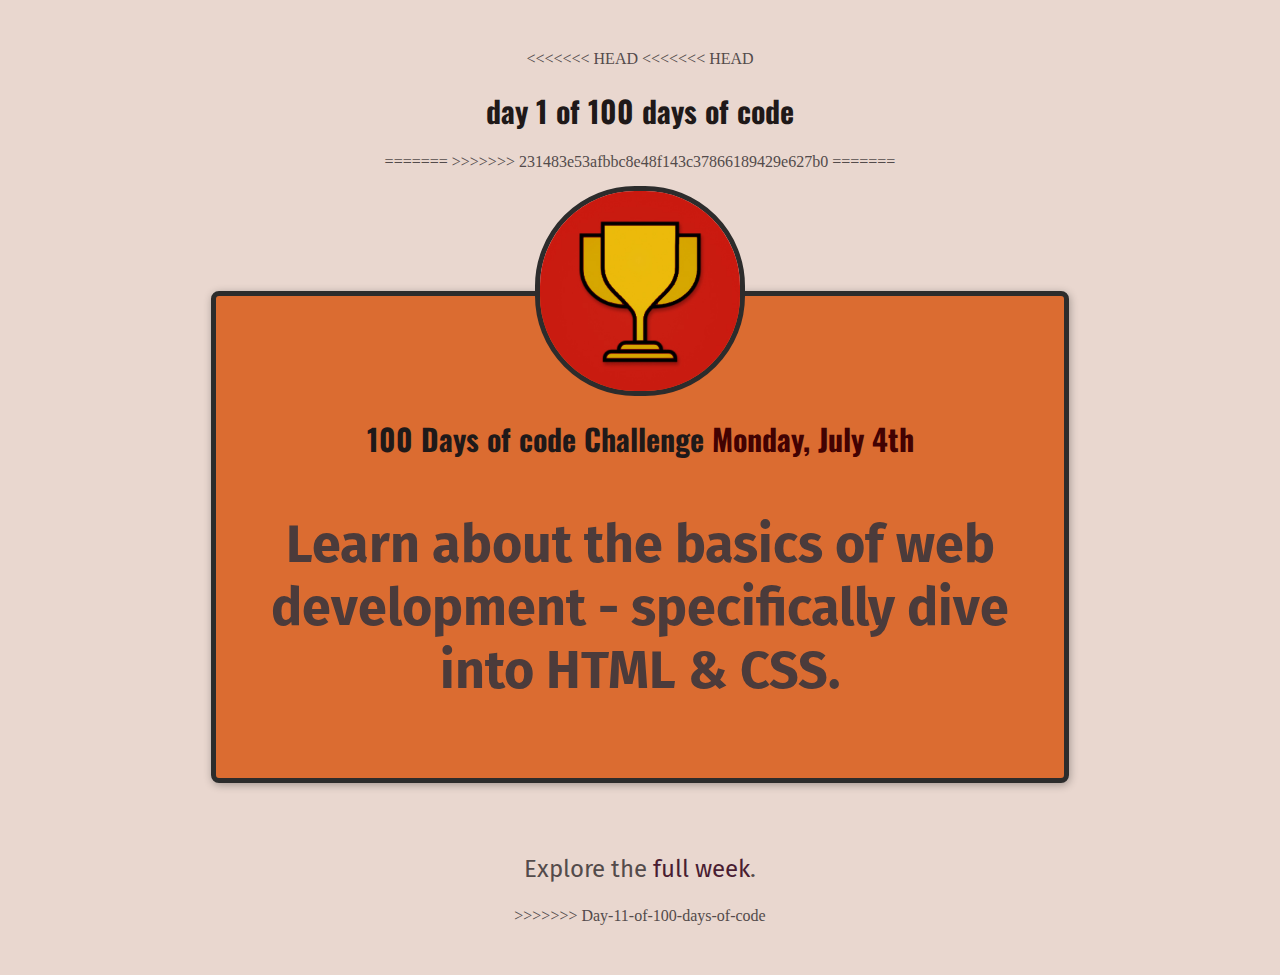
<file: index.html>
<<<<<<< HEAD
<<<<<<< HEAD <h1>day 1 of 100 days of code </h1>
    =======

    >>>>>>> 231483e53afbbc8e48f143c37866189429e627b0
=======
<!DOCTYPE html>
<html lang="en">

<head>
    <meta charset="UTF-8" />
    <link rel="preconnect" href="https://fonts.gstatic.com" />
    <link href="https://fonts.googleapis.com/css2?family=Fira+Sans:wght@400;700&family=Oswald:wght@700&display=swap"
        rel="stylesheet" />
    <link href="styles/shared.css" rel="stylesheet" />
    <link href="styles/daily-challenge.css" rel="stylesheet" />
    <title>My Daily Challenge</title>
</head>

<body>
    <main>
        <img src="images/challenges-trophy.jpg" alt="A trophy" />
        <h1>100 Days of code Challenge <span>Monday, July 4th</span></h1>
        <p id="todays-challenge">
            Learn about the basics of web development - specifically dive into HTML &
            CSS.
        </p>
    </main>
    <footer>
        <p>Explore the <a href="full-week.html">full week</a>.</p>
    </footer>
</body>

</html>
>>>>>>> Day-11-of-100-days-of-code
</file>
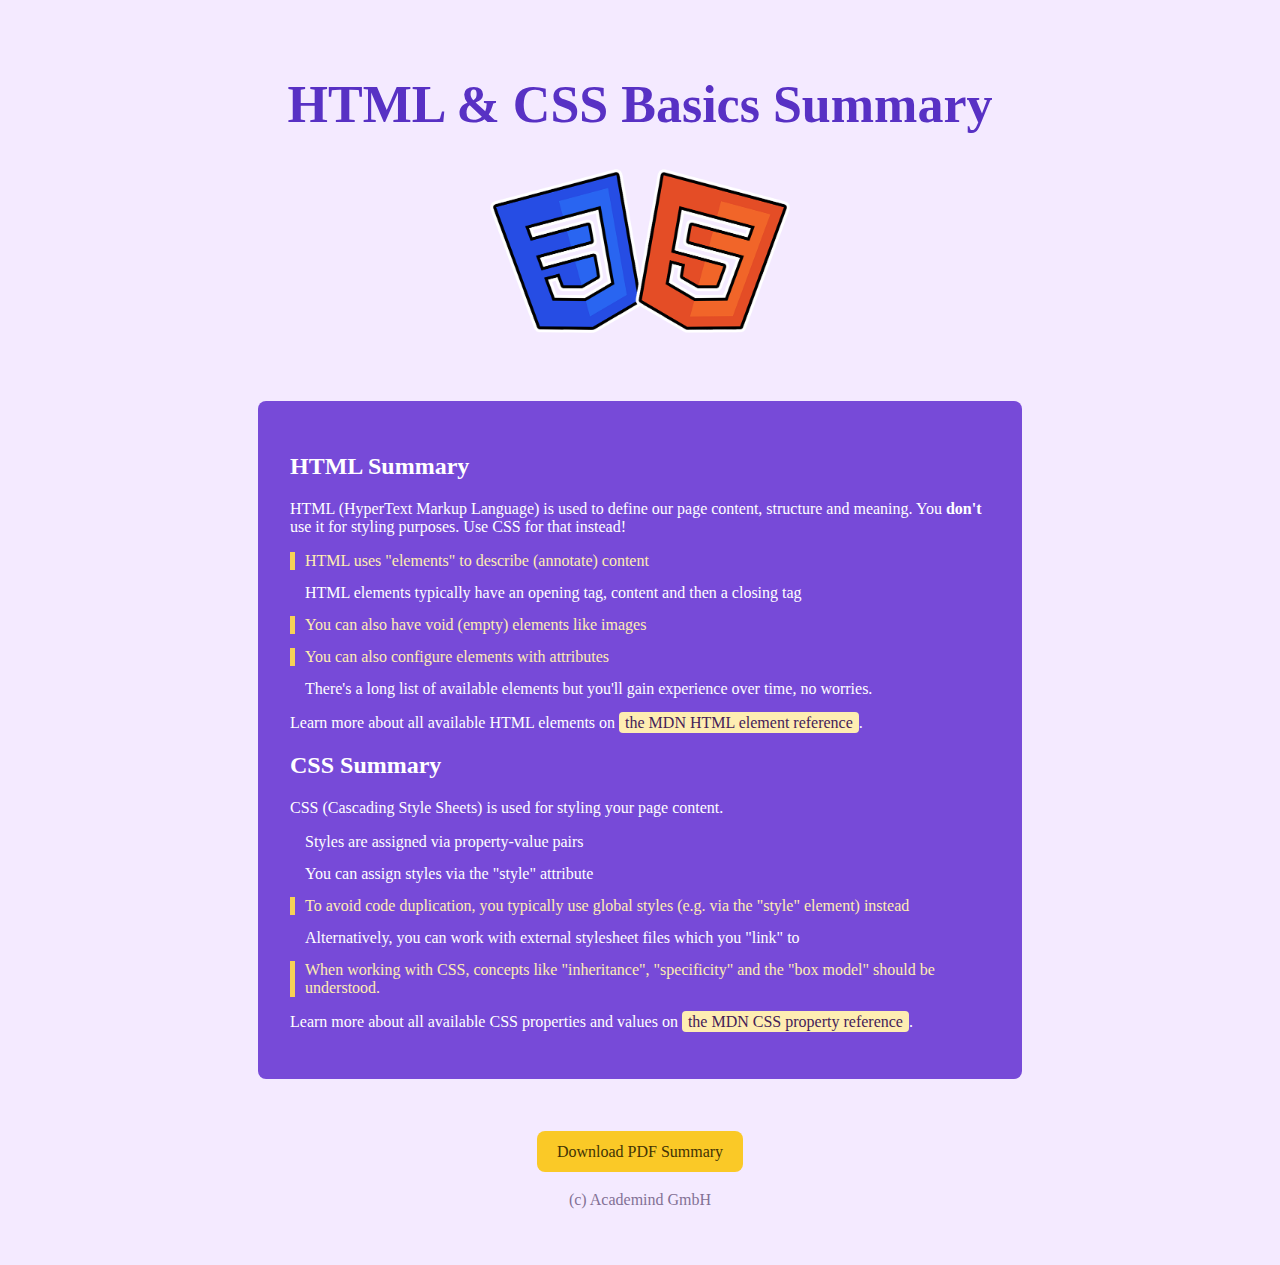
<file: challange/index.html>
<!DOCTYPE html>
<html lang="en">

<head>
    <meta charset="UTF-8">
    <meta http-equiv="X-UA-Compatible" content="IE=edge">
    <meta name="viewport" content="width=device-width, initial-scale=1.0">
    <title>Day 9 Challenge</title>
    <link rel="stylesheet" href="/challange/css/style.css">
</head>

<body>
    <header>
        <h1>HTML & CSS Basics Summary</h1>
        <img src="images/html-css.png" alt="html-css-photo" id="html-css-img">
    </header>
    <main>
        <h2>HTML Summary</h2>
        <p>
            HTML (HyperText Markup Language) is used to define our page content,
            structure and meaning. You <span class="highlight">don't</span> use it for styling purposes. Use CSS
            for that instead!
        </p>
        <ul id="html-list">
            <li class="extra-important">HTML uses "elements" to describe (annotate) content</li>
            <li>
                HTML elements typically have an opening tag, content and then a
                closing tag
            </li>
            <li class="extra-important">You can also have void (empty) elements like images</li>
            <li class="extra-important">You can also configure elements with attributes</li>
            <li>
                There's a long list of available elements but you'll gain experience
                over time, no worries.
            </li>
        </ul>
        <p>
            Learn more about all available HTML elements on
            <a href="https://developer.mozilla.org/en-US/docs/Web/HTML/Element">the MDN HTML element reference</a>.
        </p>
        <h2>CSS Summary</h2>
        <p>CSS (Cascading Style Sheets) is used for styling your page content.</p>
        <ul id="css-list">
            <li>Styles are assigned via property-value pairs</li>
            <li>You can assign styles via the "style" attribute</li>
            <li class="extra-important">
                To avoid code duplication, you typically use global styles (e.g. via
                the "style" element) instead
            </li>
            <li>
                Alternatively, you can work with external stylesheet files which you
                "link" to
            </li>
            <li class="extra-important">
                When working with CSS, concepts like "inheritance", "specificity" and
                the "box model" should be understood.
            </li>
        </ul>
        <p>
            Learn more about all available CSS properties and values on
            <a href="https://developer.mozilla.org/en-US/docs/Web/CSS/Reference">the MDN CSS property reference</a>.
        </p>
    </main>
    <footer>
        <a href="html-css-basics-summary.pdf" target="_blank">Download PDF Summary</a>
        <p>(c) Academind GmbH</p>
        <!-- webSite deployed -->
    </footer>
</body>

</html>
</file>
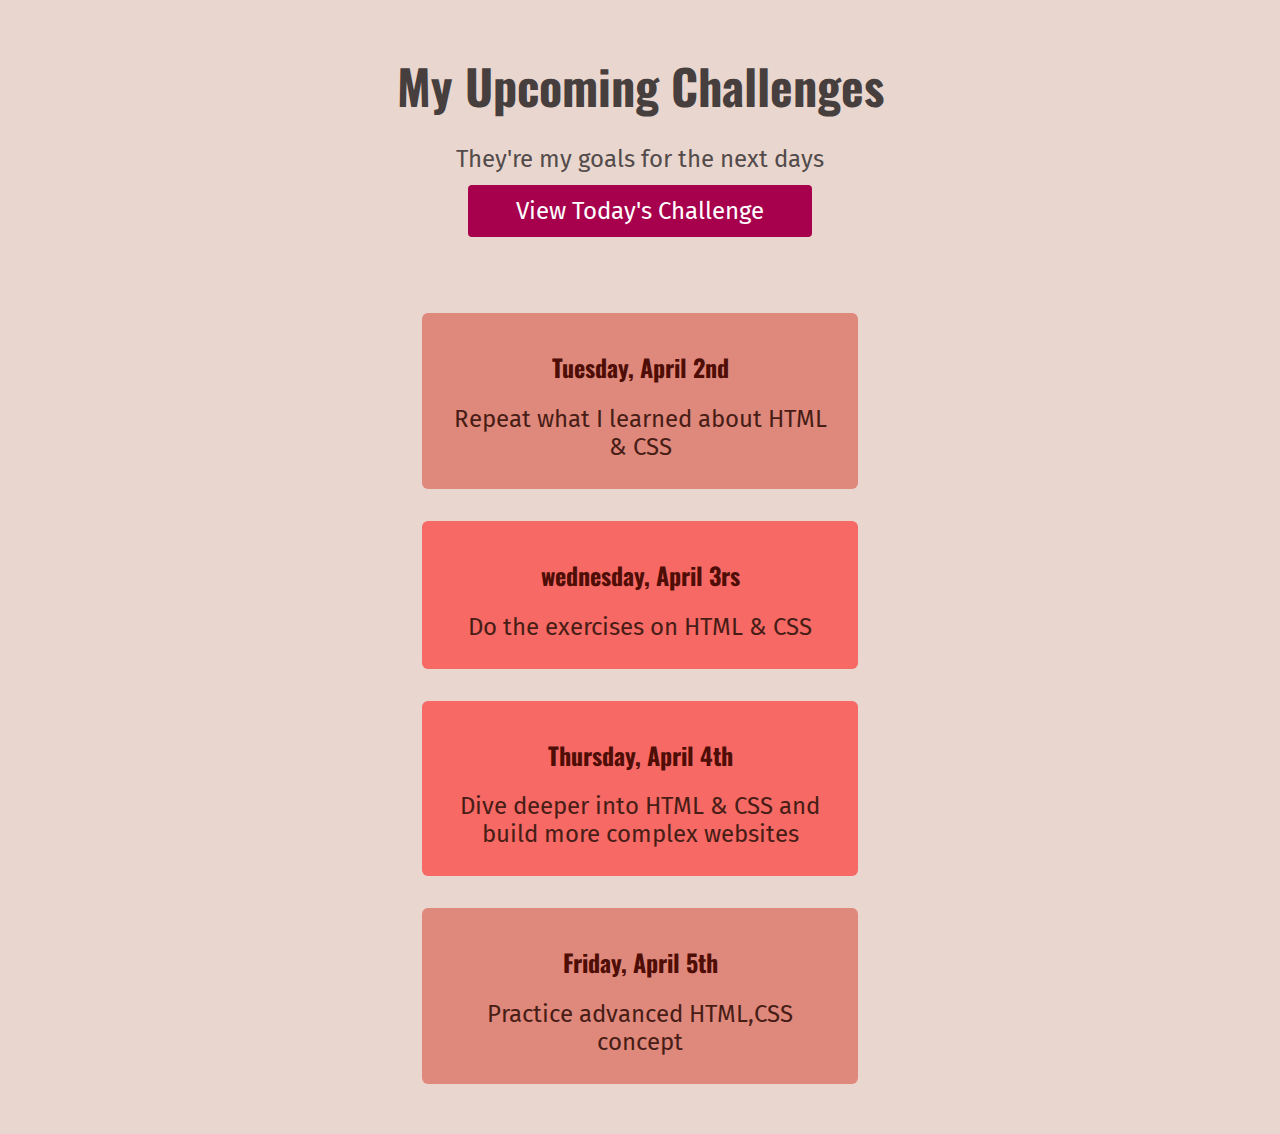
<file: full-week.html>
<!DOCTYPE html>
<html lang="en">

<head>
  <meta charset="UTF-8" />
  <title>My Upcoming Challenges</title>
  <link rel="preconnect" href="https://fonts.gstatic.com" />
  <link href="https://fonts.googleapis.com/css2?family=Fira+Sans:wght@400;700&family=Oswald:wght@700&display=swap"
    rel="stylesheet" />
  <link href="styles/shared.css" rel="stylesheet" />
  <link href="styles/full-week.css" rel="stylesheet" />
</head>

<body>
  <header>
    <h1>My Upcoming Challenges</h1>
    <p id="description">They're my goals for the next days </p>
    <a href="index.html">View Today's Challenge</a>
  </header>
  <main>
    <ol>
      <li>
        <h2>Tuesday, April 2nd</h2>
        <p>Repeat what I learned about HTML & CSS</p>
      </li>
      <li class="highlight-goal ">
        <h2>wednesday, April 3rs</h2>
        <p>Do the exercises on HTML & CSS</p>
      </li>
      <li class="highlight-goal ">
        <h2>Thursday, April 4th</h2>
        <p>Dive deeper into HTML & CSS and build more complex websites</p>
      </li>
      <li>
        <h2>Friday, April 5th</h2>
        <p>Practice advanced HTML,CSS concept</p>
      </li>
    </ol>
  </main>
</body>

</html>
</file>
<file: styles/shared.css>
body {
  background-color: rgb(233, 215, 207);
  text-align: center;
  color: rgb(83, 75, 75);
  margin: 50px;
}

h1 {
  font-family: 'Oswald', sans-serif;
}

p {
  font-family: 'Fira Sans', sans-serif;
  font-size: 24px;
}

a {
  font-family: 'Fira Sans', sans-serif;
  text-decoration: none;
  color: rgb(167, 1, 78);
}

a:hover {
  text-decoration: underline;
}
</file>
<file: styles/daily-challenge.css>
main {
  width: 800px;
  margin: 120px auto 72px auto;
  background-color: rgb(219, 108, 49);
  padding: 24px;
  border: 5px solid rgb(44, 44, 44);
  border-radius: 8px;
  box-shadow: 1px 2px 8px rgba(0, 0, 0, 0.3);
}

img {
  width: 200px;
  height: 200px;
  border-radius: 100px;
  border: 5px solid rgb(44, 44, 44);
  margin-top: -134px;
}

h1 {
  font-size: 30px;
  color: rgb(31, 25, 25);
}

span {
  color: rgb(66, 2, 2);
}

a {
  color: rgb(73, 29, 50);
}

#todays-challenge {
  color: rgb(75, 59, 59);
  font-weight: bold;
  font-size: 52px;
}
</file>
<file: challange/css/style.css>
body {
    background-color: rgb(244, 234, 255);

}

header,
footer {
    text-align: center;
    padding: 32px;
}

h1 {
    color: rgb(88, 49, 196);
    font-weight: bold;
    font-size: 52px;
}

#html-css-img {
    width: 300px;
}

ul {
    margin: 0;
    padding: 0;
    list-style: none;
}

ul li {
    margin: 14px 0;
    padding-left: 10px;
    border-left: 5px solid transparent;
}

main {
    background-color: #774AD8;
    margin: 32px auto;
    width: 700px;
    border-radius: 8px;
    padding: 32px;
    color: white;
}

a {
    text-decoration: none;
    background-color: #FEEDB2;
    color: #442157;
    padding: 2px 6px;
    border-radius: 4px;

}


.extra-important {
    color: rgb(255, 237, 177);
    border-color: rgb(247, 209, 85);
}

.highlight {
    font-weight: bold;
}

footer p {
    color: rgb(131, 113, 149);
    margin-top: 30px;
}

footer a {
    padding: 12px 20px;
    border-radius: 8px;
    background-color: rgb(250, 201, 39);
    color: rgb(66, 51, 4);

}

footer a:hover,
footer a:active,
a:hover,
a:active {
    background-color: rgb(255, 186, 58);
}
</file>
<file: styles/full-week.css>
header {
  margin-bottom: 64px;
}

h1 {
  font-size: 48px;
  color: rgb(71, 62, 62);
  margin: 12px 0;
}

#description {
  margin-bottom: 0px;
}

a {
  padding: 12px 48px;
  background-color: rgb(167, 1, 78);
  color: white;
  border-radius: 4px;
  font-size: 24px;
  display: inline-block;
  margin: 12px 0;
}

a:hover {
  text-decoration: none;
  background-color: rgb(180, 12, 90);
}

ol {
  list-style: none;
  width: 500px;
  margin: 36px auto 0 auto;
  padding: 0;
}

li {
  padding: 16px;
  margin: 32px;
  background-color: rgb(223, 136, 124);
  border-radius: 6px;
}

h2 {
  color: rgb(78, 13, 5);
  font-family: "Oswald", sans-serif;
}

main p {
  margin: 12px;
  color: rgb(71, 29, 22);
}

.highlight-goal {
  background-color: rgb(246, 105, 101);
}
</file>
